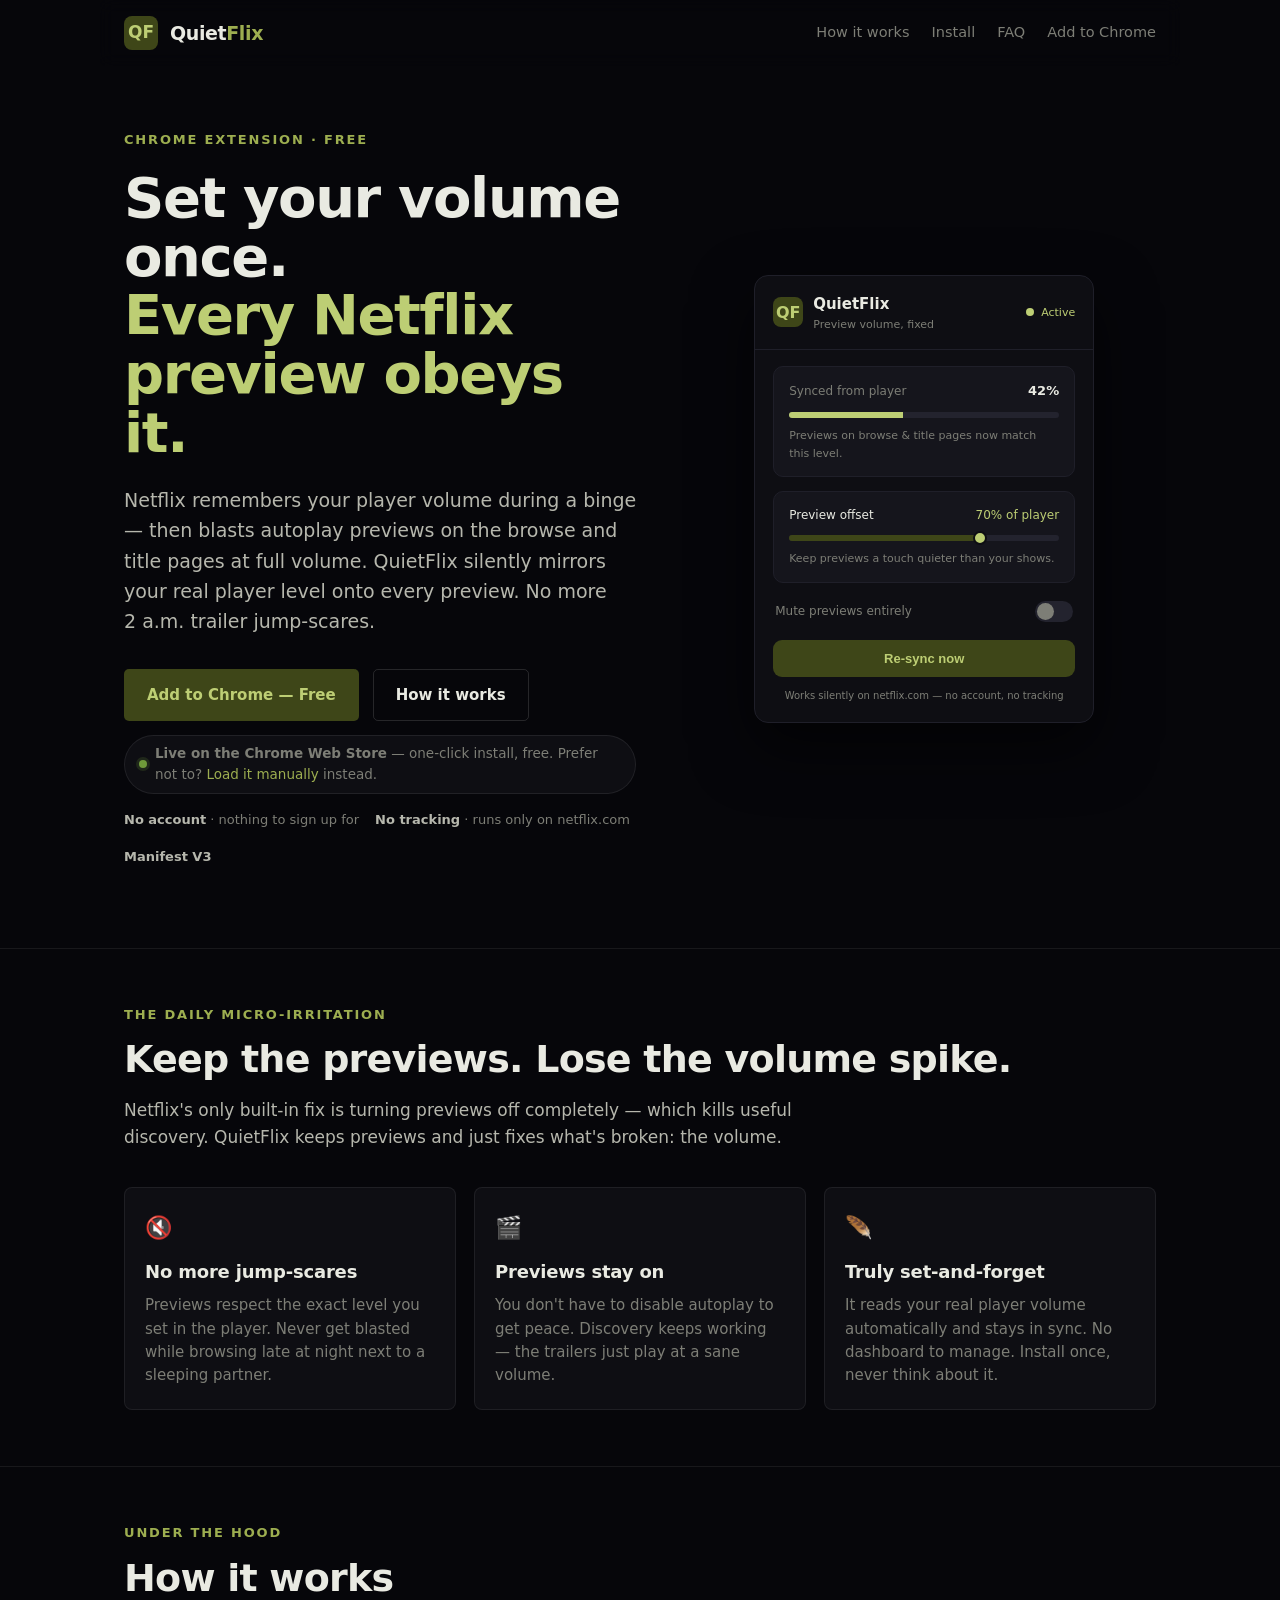
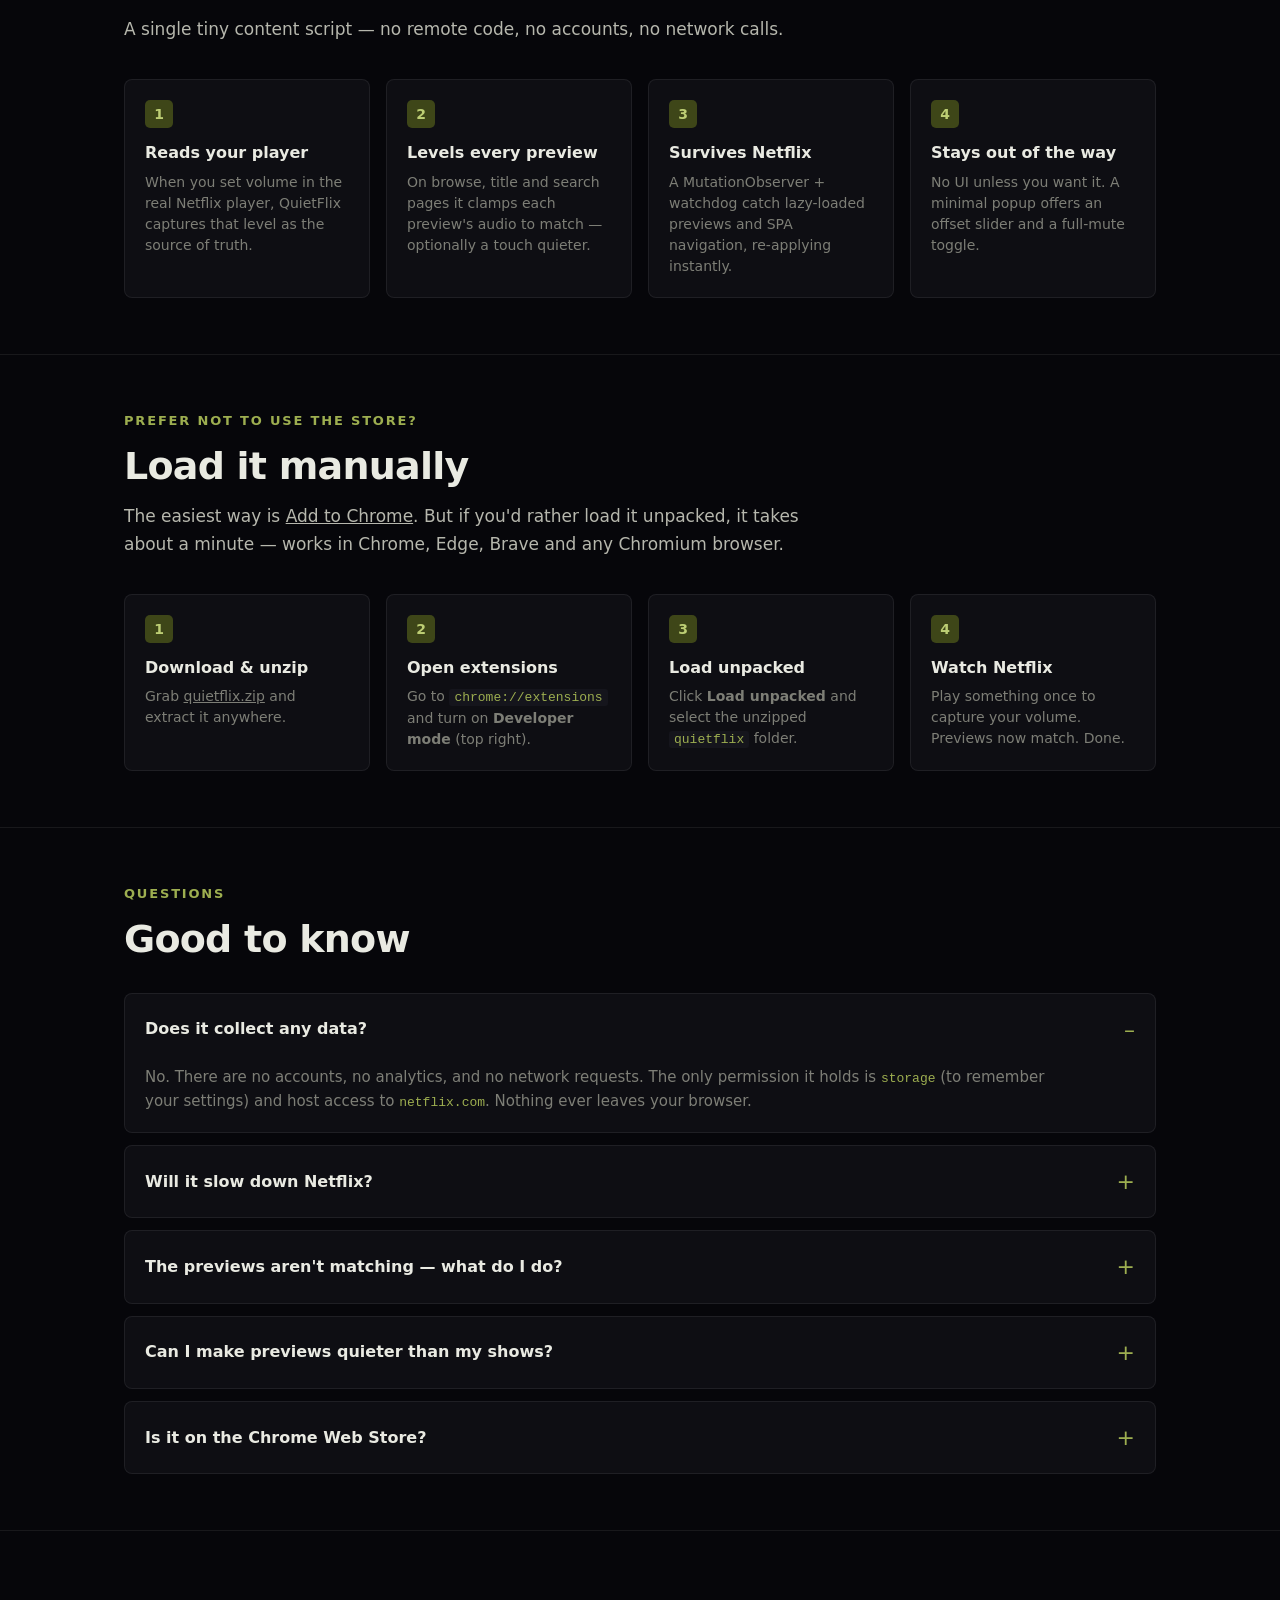
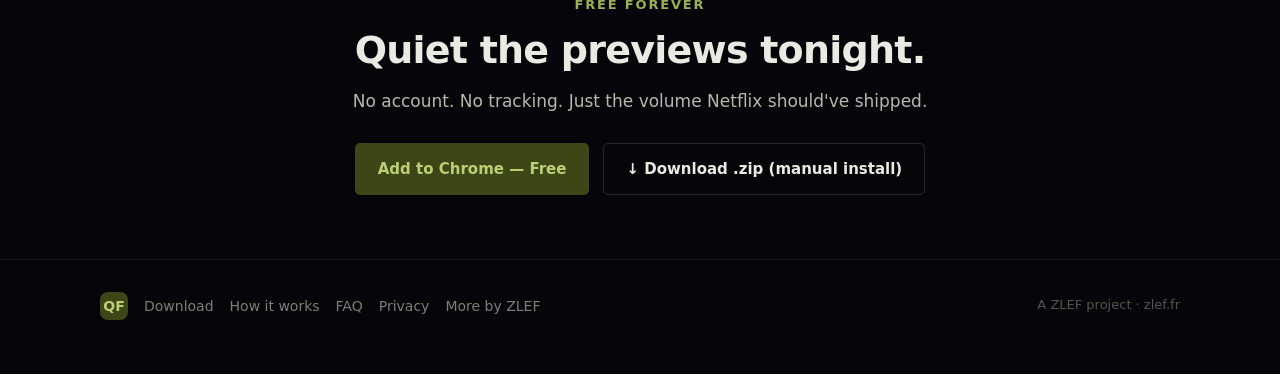
<file: public/index.html>
<!DOCTYPE html>
<html lang="en">
<head>
  <meta charset="utf-8">
  <!--zlef-seo-->
  <meta name="description" content="Netflix saves your player volume during a binge but blasts autoplay previews at full volume. QuietFlix is a tiny Chrome extension that silently mirrors your real player volume onto every preview — no more 2 a.m. trailer jump-scares. Free, no account, no tracking.">
  <meta name="robots" content="index, follow">
  <link rel="canonical" href="https://quietflix.zlef.fr/">
  <meta name="theme-color" content="#06060a">
  <meta name="color-scheme" content="dark">
  <link rel="icon" href="https://assets.zlef.fr/favicon.svg" type="image/svg+xml">
  <link rel="icon" href="https://assets.zlef.fr/favicon.ico" sizes="any">
  <link rel="apple-touch-icon" href="https://assets.zlef.fr/apple-touch-icon.png">
  <link rel="manifest" href="https://assets.zlef.fr/site.webmanifest">
  <meta property="og:type" content="website">
  <meta property="og:site_name" content="ZLEF">
  <meta property="og:title" content="QuietFlix — Tame Netflix preview volume">
  <meta property="og:description" content="A tiny Chrome extension that mirrors your real Netflix player volume onto every autoplay preview. No more full-volume trailers while you browse. Free, no account, no tracking.">
  <meta property="og:url" content="https://quietflix.zlef.fr/">
  <meta property="og:image" content="https://assets.zlef.fr/og-default.png">
  <meta property="og:image:width" content="1200">
  <meta property="og:image:height" content="630">
  <meta property="og:locale" content="en">
  <meta name="twitter:card" content="summary_large_image">
  <meta name="twitter:title" content="QuietFlix — Tame Netflix preview volume">
  <meta name="twitter:description" content="A tiny Chrome extension that mirrors your real Netflix player volume onto every autoplay preview. No more full-volume trailers while you browse.">
  <meta name="twitter:image" content="https://assets.zlef.fr/og-default.png">
  <!--/zlef-seo-->
  <title>QuietFlix — Tame Netflix preview volume</title>
  <link rel="stylesheet" href="https://da.zlef.fr/tokens.css">
  <style>
    * { box-sizing: border-box; margin: 0; padding: 0; }
    html { scroll-behavior: smooth; }
    body {
      background: var(--zl-bg, #06060a);
      color: var(--zl-text, #e9eae2);
      font-family: system-ui, -apple-system, "Segoe UI", Roboto, Helvetica, Arial, sans-serif;
      font-size: 17px; line-height: 1.6; -webkit-font-smoothing: antialiased;
      overflow-x: hidden;
    }
    #zl-particles { position: fixed; inset: 0; z-index: 0; pointer-events: none; }
    .shell { position: relative; z-index: 1; max-width: 1080px; margin: 0 auto; padding: 0 24px; }

    /* header */
    header.bar {
      position: sticky; top: 0; z-index: 5;
      display: flex; align-items: center; gap: 12px;
      padding: 16px 24px; max-width: 1080px; margin: 0 auto;
      backdrop-filter: blur(8px);
    }
    .logo { width: 34px; height: 34px; border-radius: 8px; background: var(--zl-olive-base, #3e4618);
      color: var(--zl-olive-bright, #bdce74); display: flex; align-items: center; justify-content: center;
      font-size: 17px; font-weight: 700; flex-shrink: 0; }
    .wordmark { font-size: 19px; font-weight: 700; letter-spacing: -0.02em; }
    .wordmark span { color: var(--zl-olive-soft, #9dae50); }
    .bar nav { margin-left: auto; display: flex; gap: 22px; align-items: center; }
    .bar nav a { color: var(--zl-text-muted, #7d7e76); text-decoration: none; font-size: 14.5px; }
    .bar nav a:hover { color: var(--zl-olive-soft, #9dae50); }
    @media (max-width: 640px) { .bar nav a.hide-sm { display: none; } }

    /* hero */
    .hero { display: grid; grid-template-columns: 1.05fr .95fr; gap: 56px; align-items: center;
      padding: 64px 0 80px; }
    @media (max-width: 860px) { .hero { grid-template-columns: 1fr; gap: 40px; padding: 40px 0 56px; } }
    .eyebrow { text-transform: uppercase; letter-spacing: 0.14em; font-size: 13px; font-weight: 550;
      color: var(--zl-olive-soft, #9dae50); margin-bottom: 18px; }
    h1 { font-size: clamp(36px, 6vw, 56px); line-height: 1.05; letter-spacing: -0.025em; font-weight: 700; }
    h1 em { font-style: normal; color: var(--zl-olive-bright, #bdce74); }
    .lede { color: var(--zl-text-soft, #b6b7ad); font-size: 19px; margin: 22px 0 32px; max-width: 30em; }
    .cta-row { display: flex; gap: 14px; flex-wrap: wrap; align-items: center; }
    .btn { display: inline-flex; align-items: center; gap: 9px; padding: 13px 22px; border-radius: 5px;
      font-size: 15px; font-weight: 600; text-decoration: none; cursor: pointer; border: 1px solid transparent;
      transition: background .15s ease, border-color .15s ease, color .15s ease; }
    .btn--primary { background: var(--zl-olive-base, #3e4618); color: var(--zl-olive-bright, #bdce74); }
    .btn--primary:hover { background: var(--zl-olive-mid, #59642a); }
    .btn--ghost { border-color: rgba(255,255,255,.13); color: var(--zl-text, #e9eae2); }
    .btn--ghost:hover { border-color: var(--zl-olive-soft, #9dae50); color: var(--zl-olive-soft, #9dae50); }
    .meta { margin-top: 16px; font-size: 13px; color: var(--zl-text-muted, #7d7e76); display: flex; gap: 16px; flex-wrap: wrap; }
    .meta b { color: var(--zl-text-soft, #b6b7ad); font-weight: 600; }
    .review-note { margin-top: 14px; font-size: 13.5px; color: var(--zl-text-muted, #7d7e76);
      display: inline-flex; align-items: center; gap: 8px; background: var(--zl-surface-1, #0e0e13);
      border: 1px solid rgba(255,255,255,.08); border-radius: 999px; padding: 7px 14px; }
    .review-note .pip { width: 8px; height: 8px; border-radius: 50%; background: var(--zl-success, #6f9a3a);
      box-shadow: 0 0 0 3px rgba(111,154,58,.18); flex-shrink: 0; }
    .review-note a { color: var(--zl-olive-soft, #9dae50); text-decoration: none; }
    .review-note a:hover { text-decoration: underline; }

    /* popup mockup */
    .mock-wrap { display: flex; justify-content: center; }
    .mock { width: 340px; max-width: 100%; background: #0e0e13; color: #e9eae2; border: 1px solid #1f1f29;
      border-radius: 14px; overflow: hidden; box-shadow: 0 24px 60px rgba(0,0,0,.6); }
    .mock .m-head { display: flex; align-items: center; gap: 10px; padding: 16px 18px; border-bottom: 1px solid #1f1f29; }
    .m-logo { width: 30px; height: 30px; border-radius: 8px; background: #3e4618; color: #bdce74;
      display: flex; align-items: center; justify-content: center; font-size: 16px; font-weight: 700; }
    .m-title { font-size: 15px; font-weight: 600; }
    .m-sub { font-size: 11px; color: #7d7e76; }
    .m-status { margin-left: auto; display: flex; align-items: center; gap: 7px; font-size: 11px; color: #bdce74; }
    .m-dot { width: 8px; height: 8px; border-radius: 50%; background: #bdce74; display: inline-block; }
    .mock .m-body { padding: 16px 18px; }
    .m-panel { background: #15151c; border: 1px solid #1f1f29; border-radius: 10px; padding: 14px 15px; margin-bottom: 14px; }
    .m-row { display: flex; justify-content: space-between; align-items: center; margin-bottom: 10px; font-size: 12px; color: #7d7e76; }
    .m-row b { color: #e9eae2; font-size: 13px; font-weight: 600; }
    .m-bar { height: 6px; border-radius: 3px; background: #23232e; overflow: hidden; }
    .m-bar > div { height: 100%; background: #bdce74; }
    .m-note { font-size: 11px; color: #7d7e76; margin-top: 9px; }
    .m-track { height: 6px; border-radius: 3px; background: #23232e; position: relative; }
    .m-track > .fill { height: 100%; border-radius: 3px; background: #3e4618; }
    .m-track > .knob { position: absolute; top: -4px; width: 14px; height: 14px; border-radius: 50%; background: #bdce74; border: 2px solid #0e0e13; }
    .m-toggle { display: flex; align-items: center; justify-content: space-between; padding: 4px 2px 2px; font-size: 12px; color: #7d7e76; }
    .m-sw { width: 38px; height: 21px; border-radius: 11px; background: #23232e; position: relative; }
    .m-sw > i { position: absolute; top: 2px; left: 2px; width: 17px; height: 17px; border-radius: 50%; background: #7d7e76; }
    .mock .m-foot { padding: 0 18px 18px; }
    .m-cta { width: 100%; padding: 11px; border: none; border-radius: 9px; background: #3e4618; color: #bdce74; font-size: 13px; font-weight: 600; cursor: pointer; }
    .m-foottext { text-align: center; font-size: 10px; color: #7d7e76; margin-top: 11px; }

    /* sections */
    section.block { padding: 56px 0; border-top: 1px solid rgba(255,255,255,.07); }
    .s-eyebrow { text-transform: uppercase; letter-spacing: 0.14em; font-size: 13px; font-weight: 550;
      color: var(--zl-olive-soft, #9dae50); margin-bottom: 14px; }
    h2 { font-size: clamp(28px, 4vw, 38px); letter-spacing: -0.02em; line-height: 1.1; font-weight: 700; }
    .s-lede { color: var(--zl-text-soft, #b6b7ad); margin-top: 16px; max-width: 40em; }

    .cards { display: grid; grid-template-columns: repeat(3, 1fr); gap: 18px; margin-top: 36px; }
    @media (max-width: 760px) { .cards { grid-template-columns: 1fr; } }
    .card { background: var(--zl-surface-1, #0e0e13); border: 1px solid rgba(255,255,255,.07);
      border-radius: 8px; padding: 22px 20px; }
    .card .ic { font-size: 22px; margin-bottom: 12px; }
    .card h3 { font-size: 18px; font-weight: 600; letter-spacing: -0.01em; margin-bottom: 8px; }
    .card p { font-size: 15px; color: var(--zl-text-muted, #7d7e76); line-height: 1.55; }

    /* steps */
    .steps { display: grid; grid-template-columns: repeat(4, 1fr); gap: 16px; margin-top: 36px; counter-reset: step; }
    @media (max-width: 760px) { .steps { grid-template-columns: 1fr 1fr; } }
    @media (max-width: 460px) { .steps { grid-template-columns: 1fr; } }
    .step { background: var(--zl-surface-1, #0e0e13); border: 1px solid rgba(255,255,255,.07);
      border-radius: 8px; padding: 20px; position: relative; }
    .step .n { width: 28px; height: 28px; border-radius: 5px; background: var(--zl-olive-base, #3e4618);
      color: var(--zl-olive-bright, #bdce74); font-weight: 700; font-size: 14px; display: flex;
      align-items: center; justify-content: center; margin-bottom: 12px; }
    .step h3 { font-size: 16px; font-weight: 600; margin-bottom: 6px; }
    .step p { font-size: 14px; color: var(--zl-text-muted, #7d7e76); line-height: 1.5; }
    .step code { font-family: ui-monospace, "SF Mono", Menlo, Consolas, monospace; font-size: 13px;
      color: var(--zl-olive-soft, #9dae50); background: var(--zl-surface-2, #15151c); padding: 1px 5px; border-radius: 3px; }

    /* faq */
    .faq { margin-top: 32px; display: grid; gap: 12px; }
    details { background: var(--zl-surface-1, #0e0e13); border: 1px solid rgba(255,255,255,.07);
      border-radius: 8px; padding: 0 20px; }
    summary { cursor: pointer; padding: 18px 0; font-weight: 600; font-size: 16px; list-style: none;
      display: flex; justify-content: space-between; align-items: center; }
    summary::-webkit-details-marker { display: none; }
    summary::after { content: "+"; color: var(--zl-olive-soft, #9dae50); font-size: 22px; font-weight: 400; }
    details[open] summary::after { content: "–"; }
    details p { padding: 0 0 18px; color: var(--zl-text-muted, #7d7e76); font-size: 15px; max-width: 60em; }
    details p code { font-family: ui-monospace, Menlo, monospace; font-size: 13px; color: var(--zl-olive-soft, #9dae50); }

    /* download banner */
    .dl { text-align: center; padding: 64px 24px; border-top: 1px solid rgba(255,255,255,.07); }
    .dl h2 { margin-bottom: 16px; }
    .dl .s-lede { margin: 0 auto 28px; }

    footer.zf { border-top: 1px solid rgba(255,255,255,.07); padding: 32px 24px 56px; }
    footer.zf .inner { max-width: 1080px; margin: 0 auto; display: flex; align-items: center; gap: 16px; flex-wrap: wrap; }
    footer.zf a { color: var(--zl-text-muted, #7d7e76); text-decoration: none; font-size: 14px; }
    footer.zf a:hover { color: var(--zl-olive-soft, #9dae50); }
    footer.zf .sp { margin-left: auto; color: var(--zl-text-faint, #54554f); font-size: 13px; }
  </style>
</head>
<body class="zl-scope">
  <canvas id="zl-particles"></canvas>

  <header class="bar">
    <div class="logo">QF</div>
    <div class="wordmark">Quiet<span>Flix</span></div>
    <nav>
      <a href="#how" class="hide-sm">How it works</a>
      <a href="#install" class="hide-sm">Install</a>
      <a href="#faq" class="hide-sm">FAQ</a>
      <a href="https://chromewebstore.google.com/detail/mbgdbocfhifgaahepbijkcedkleahpok" target="_blank" rel="noopener">Add to Chrome</a>
    </nav>
  </header>

  <div class="shell">
    <!-- HERO -->
    <section class="hero">
      <div>
        <div class="eyebrow">Chrome extension · Free</div>
        <h1>Set your volume once.<br><em>Every Netflix preview obeys it.</em></h1>
        <p class="lede">Netflix remembers your player volume during a binge — then blasts autoplay
          previews on the browse and title pages at full volume. QuietFlix silently mirrors your
          real player level onto every preview. No more 2&nbsp;a.m. trailer jump-scares.</p>
        <div class="cta-row">
          <a class="btn btn--primary" href="https://chromewebstore.google.com/detail/mbgdbocfhifgaahepbijkcedkleahpok" target="_blank" rel="noopener">Add to Chrome — Free</a>
          <a class="btn btn--ghost" href="#how">How it works</a>
        </div>
        <div class="review-note">
          <span class="pip"></span>
          <span><b>Live on the Chrome Web Store</b> — one-click install, free. Prefer not to? <a href="#install">Load it manually</a> instead.</span>
        </div>
        <div class="meta">
          <span><b>No account</b> · nothing to sign up for</span>
          <span><b>No tracking</b> · runs only on netflix.com</span>
          <span><b>Manifest V3</b></span>
        </div>
      </div>

      <div class="mock-wrap">
        <div class="mock">
          <div class="m-head">
            <div class="m-logo">QF</div>
            <div>
              <div class="m-title">QuietFlix</div>
              <div class="m-sub">Preview volume, fixed</div>
            </div>
            <div class="m-status"><span class="m-dot"></span>Active</div>
          </div>
          <div class="m-body">
            <div class="m-panel">
              <div class="m-row"><span>Synced from player</span><b>42%</b></div>
              <div class="m-bar"><div style="width:42%"></div></div>
              <div class="m-note">Previews on browse &amp; title pages now match this level.</div>
            </div>
            <div class="m-panel">
              <div class="m-row"><span style="color:#e9eae2">Preview offset</span><span style="color:#bdce74">70% of player</span></div>
              <div class="m-track"><div class="fill" style="width:70%"></div><div class="knob" style="left:68%"></div></div>
              <div class="m-note">Keep previews a touch quieter than your shows.</div>
            </div>
            <div class="m-toggle"><span>Mute previews entirely</span><div class="m-sw"><i></i></div></div>
          </div>
          <div class="m-foot">
            <button class="m-cta">Re-sync now</button>
            <div class="m-foottext">Works silently on netflix.com — no account, no tracking</div>
          </div>
        </div>
      </div>
    </section>
  </div>

  <!-- PROBLEM / VALUE -->
  <section class="block" id="why">
    <div class="shell">
      <div class="s-eyebrow">The daily micro-irritation</div>
      <h2>Keep the previews. Lose the volume spike.</h2>
      <p class="s-lede">Netflix's only built-in fix is turning previews off completely — which kills
        useful discovery. QuietFlix keeps previews and just fixes what's broken: the volume.</p>
      <div class="cards">
        <div class="card">
          <div class="ic">🔇</div>
          <h3>No more jump-scares</h3>
          <p>Previews respect the exact level you set in the player. Never get blasted while browsing
             late at night next to a sleeping partner.</p>
        </div>
        <div class="card">
          <div class="ic">🎬</div>
          <h3>Previews stay on</h3>
          <p>You don't have to disable autoplay to get peace. Discovery keeps working — the trailers
             just play at a sane volume.</p>
        </div>
        <div class="card">
          <div class="ic">🪶</div>
          <h3>Truly set-and-forget</h3>
          <p>It reads your real player volume automatically and stays in sync. No dashboard to manage.
             Install once, never think about it.</p>
        </div>
      </div>
    </div>
  </section>

  <!-- HOW IT WORKS -->
  <section class="block" id="how">
    <div class="shell">
      <div class="s-eyebrow">Under the hood</div>
      <h2>How it works</h2>
      <p class="s-lede">A single tiny content script — no remote code, no accounts, no network calls.</p>
      <div class="steps">
        <div class="step">
          <div class="n">1</div>
          <h3>Reads your player</h3>
          <p>When you set volume in the real Netflix player, QuietFlix captures that level as the source of truth.</p>
        </div>
        <div class="step">
          <div class="n">2</div>
          <h3>Levels every preview</h3>
          <p>On browse, title and search pages it clamps each preview's audio to match — optionally a touch quieter.</p>
        </div>
        <div class="step">
          <div class="n">3</div>
          <h3>Survives Netflix</h3>
          <p>A MutationObserver + watchdog catch lazy-loaded previews and SPA navigation, re-applying instantly.</p>
        </div>
        <div class="step">
          <div class="n">4</div>
          <h3>Stays out of the way</h3>
          <p>No UI unless you want it. A minimal popup offers an offset slider and a full-mute toggle.</p>
        </div>
      </div>
    </div>
  </section>

  <!-- INSTALL -->
  <section class="block" id="install">
    <div class="shell">
      <div class="s-eyebrow">Prefer not to use the store?</div>
      <h2>Load it manually</h2>
      <p class="s-lede">The easiest way is <a href="https://chromewebstore.google.com/detail/mbgdbocfhifgaahepbijkcedkleahpok" target="_blank" rel="noopener" style="color:var(--zl-olive-soft)">Add to Chrome</a>.
        But if you'd rather load it unpacked, it takes about a minute — works in Chrome, Edge, Brave and any Chromium browser.</p>
      <div class="steps">
        <div class="step">
          <div class="n">1</div>
          <h3>Download &amp; unzip</h3>
          <p>Grab <a href="/quietflix.zip" download style="color:var(--zl-olive-soft)">quietflix.zip</a> and extract it anywhere.</p>
        </div>
        <div class="step">
          <div class="n">2</div>
          <h3>Open extensions</h3>
          <p>Go to <code>chrome://extensions</code> and turn on <b>Developer mode</b> (top right).</p>
        </div>
        <div class="step">
          <div class="n">3</div>
          <h3>Load unpacked</h3>
          <p>Click <b>Load unpacked</b> and select the unzipped <code>quietflix</code> folder.</p>
        </div>
        <div class="step">
          <div class="n">4</div>
          <h3>Watch Netflix</h3>
          <p>Play something once to capture your volume. Previews now match. Done.</p>
        </div>
      </div>
    </div>
  </section>

  <!-- FAQ -->
  <section class="block" id="faq">
    <div class="shell">
      <div class="s-eyebrow">Questions</div>
      <h2>Good to know</h2>
      <div class="faq">
        <details open>
          <summary>Does it collect any data?</summary>
          <p>No. There are no accounts, no analytics, and no network requests. The only permission it
             holds is <code>storage</code> (to remember your settings) and host access to
             <code>netflix.com</code>. Nothing ever leaves your browser.</p>
        </details>
        <details>
          <summary>Will it slow down Netflix?</summary>
          <p>No. It's a single small content script that only touches <code>&lt;video&gt;</code> elements
             on Netflix. There's no measurable performance footprint.</p>
        </details>
        <details>
          <summary>The previews aren't matching — what do I do?</summary>
          <p>Press play in the real player once so QuietFlix can capture your actual volume, then open the
             popup and hit <b>Re-sync now</b>. If Netflix changed something under the hood, the watchdog
             usually recovers on its own within a second.</p>
        </details>
        <details>
          <summary>Can I make previews quieter than my shows?</summary>
          <p>Yes. Use the <b>preview offset</b> slider in the popup — e.g. set previews to 70% of your
             player volume. Or flip <b>Mute previews entirely</b> for total silence while keeping the visuals.</p>
        </details>
        <details>
          <summary>Is it on the Chrome Web Store?</summary>
          <p>Yes — it's <b>live</b>. Just hit
             <a href="https://chromewebstore.google.com/detail/mbgdbocfhifgaahepbijkcedkleahpok" target="_blank" rel="noopener" style="color:var(--zl-olive-soft)">Add to Chrome</a>
             for a one-click install. If you'd rather, you can also <a href="#install" style="color:var(--zl-olive-soft)">load it manually</a>
             from the zip — handy if you want to read every line of the source first.</p>
        </details>
      </div>
    </div>
  </section>

  <!-- DOWNLOAD -->
  <section class="dl" id="get">
    <div class="s-eyebrow" style="margin-bottom:14px">Free forever</div>
    <h2>Quiet the previews tonight.</h2>
    <p class="s-lede">No account. No tracking. Just the volume Netflix should've shipped.</p>
    <div class="cta-row" style="justify-content:center">
      <a class="btn btn--primary" href="https://chromewebstore.google.com/detail/mbgdbocfhifgaahepbijkcedkleahpok" target="_blank" rel="noopener">Add to Chrome — Free</a>
      <a class="btn btn--ghost" href="/quietflix.zip" download>↓ Download .zip (manual install)</a>
    </div>
  </section>

  <footer class="zf">
    <div class="inner">
      <div class="logo" style="width:28px;height:28px;font-size:14px">QF</div>
      <a href="/quietflix.zip" download>Download</a>
      <a href="#how">How it works</a>
      <a href="#faq">FAQ</a>
      <a href="/privacy">Privacy</a>
      <a href="https://projects.zlef.fr">More by ZLEF</a>
      <span class="sp">A ZLEF project · zlef.fr</span>
    </div>
  </footer>

  <script src="https://assets.zlef.fr/particles.js" defer></script>
  <script defer src="https://assets.zlef.fr/track.js"></script>
</body>
</html>
</file>
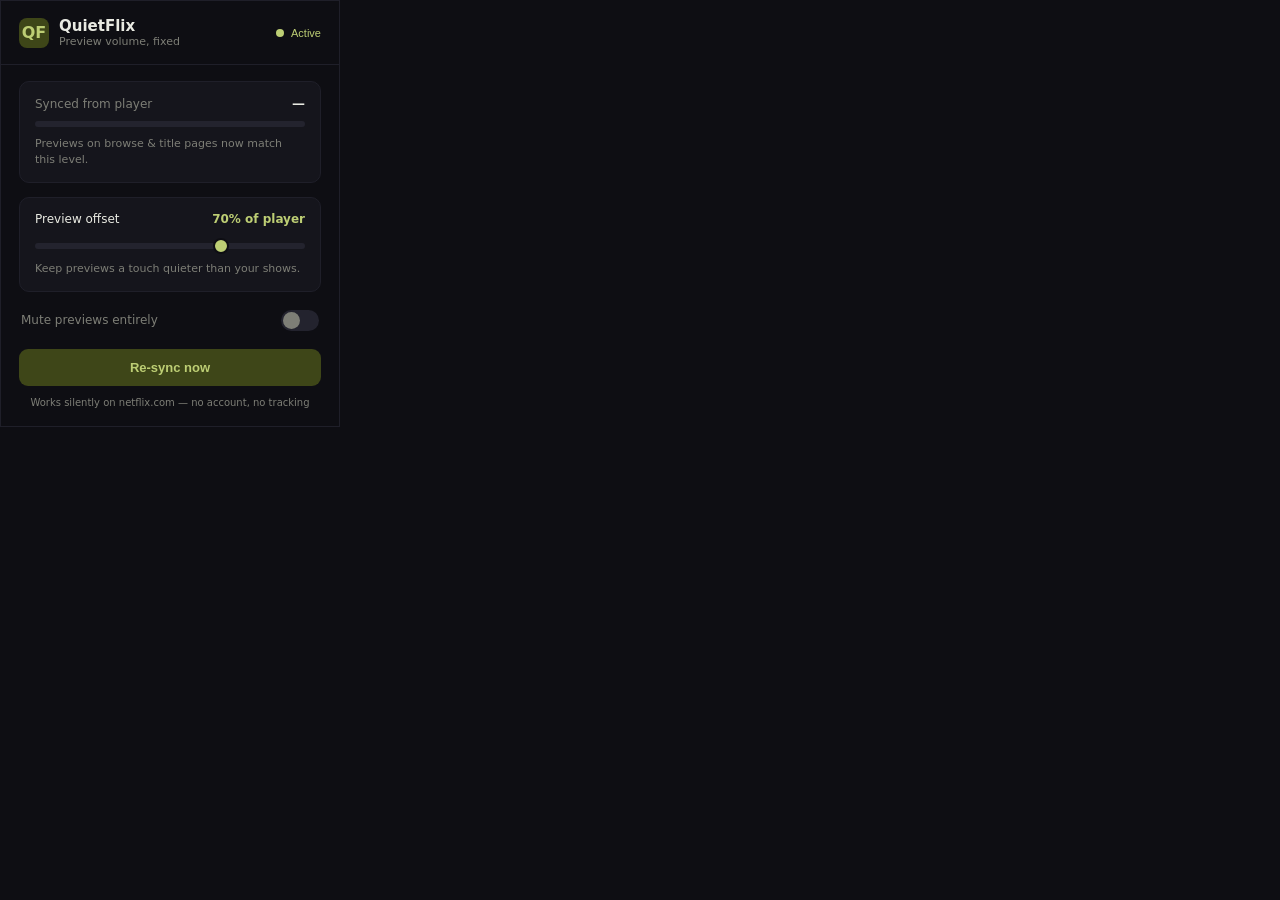
<file: extension/popup.html>
<!DOCTYPE html>
<html lang="en">
<head>
<meta charset="utf-8">
<meta name="viewport" content="width=device-width, initial-scale=1">
<title>QuietFlix</title>
<link rel="stylesheet" href="popup.css">
</head>
<body>
  <div class="wrap">
    <header>
      <div class="logo">QF</div>
      <div class="brand">
        <div class="name">QuietFlix</div>
        <div class="sub">Preview volume, fixed</div>
      </div>
      <button id="power" class="status" title="Toggle QuietFlix">
        <span class="dot"></span><span id="statusText">Active</span>
      </button>
    </header>

    <main>
      <section class="panel">
        <div class="row">
          <span class="lbl">Synced from player</span>
          <span id="syncVal" class="val">—</span>
        </div>
        <div class="bar"><div id="syncFill" class="fill"></div></div>
        <p id="syncNote" class="note">Previews on browse &amp; title pages now match this level.</p>
      </section>

      <section class="panel">
        <div class="row">
          <span class="lbl light">Preview offset</span>
          <span id="offsetVal" class="val accent">70% of player</span>
        </div>
        <input id="offset" type="range" min="0" max="100" step="5" value="70" class="slider">
        <p class="note">Keep previews a touch quieter than your shows.</p>
      </section>

      <div class="toggleRow">
        <span class="lbl">Mute previews entirely</span>
        <label class="switch">
          <input id="muteAll" type="checkbox">
          <span class="track"></span>
        </label>
      </div>
    </main>

    <footer>
      <button id="resync" class="cta">Re-sync now</button>
      <p class="foot">Works silently on netflix.com — no account, no tracking</p>
    </footer>
  </div>
  <script src="popup.js"></script>
</body>
</html>
</file>
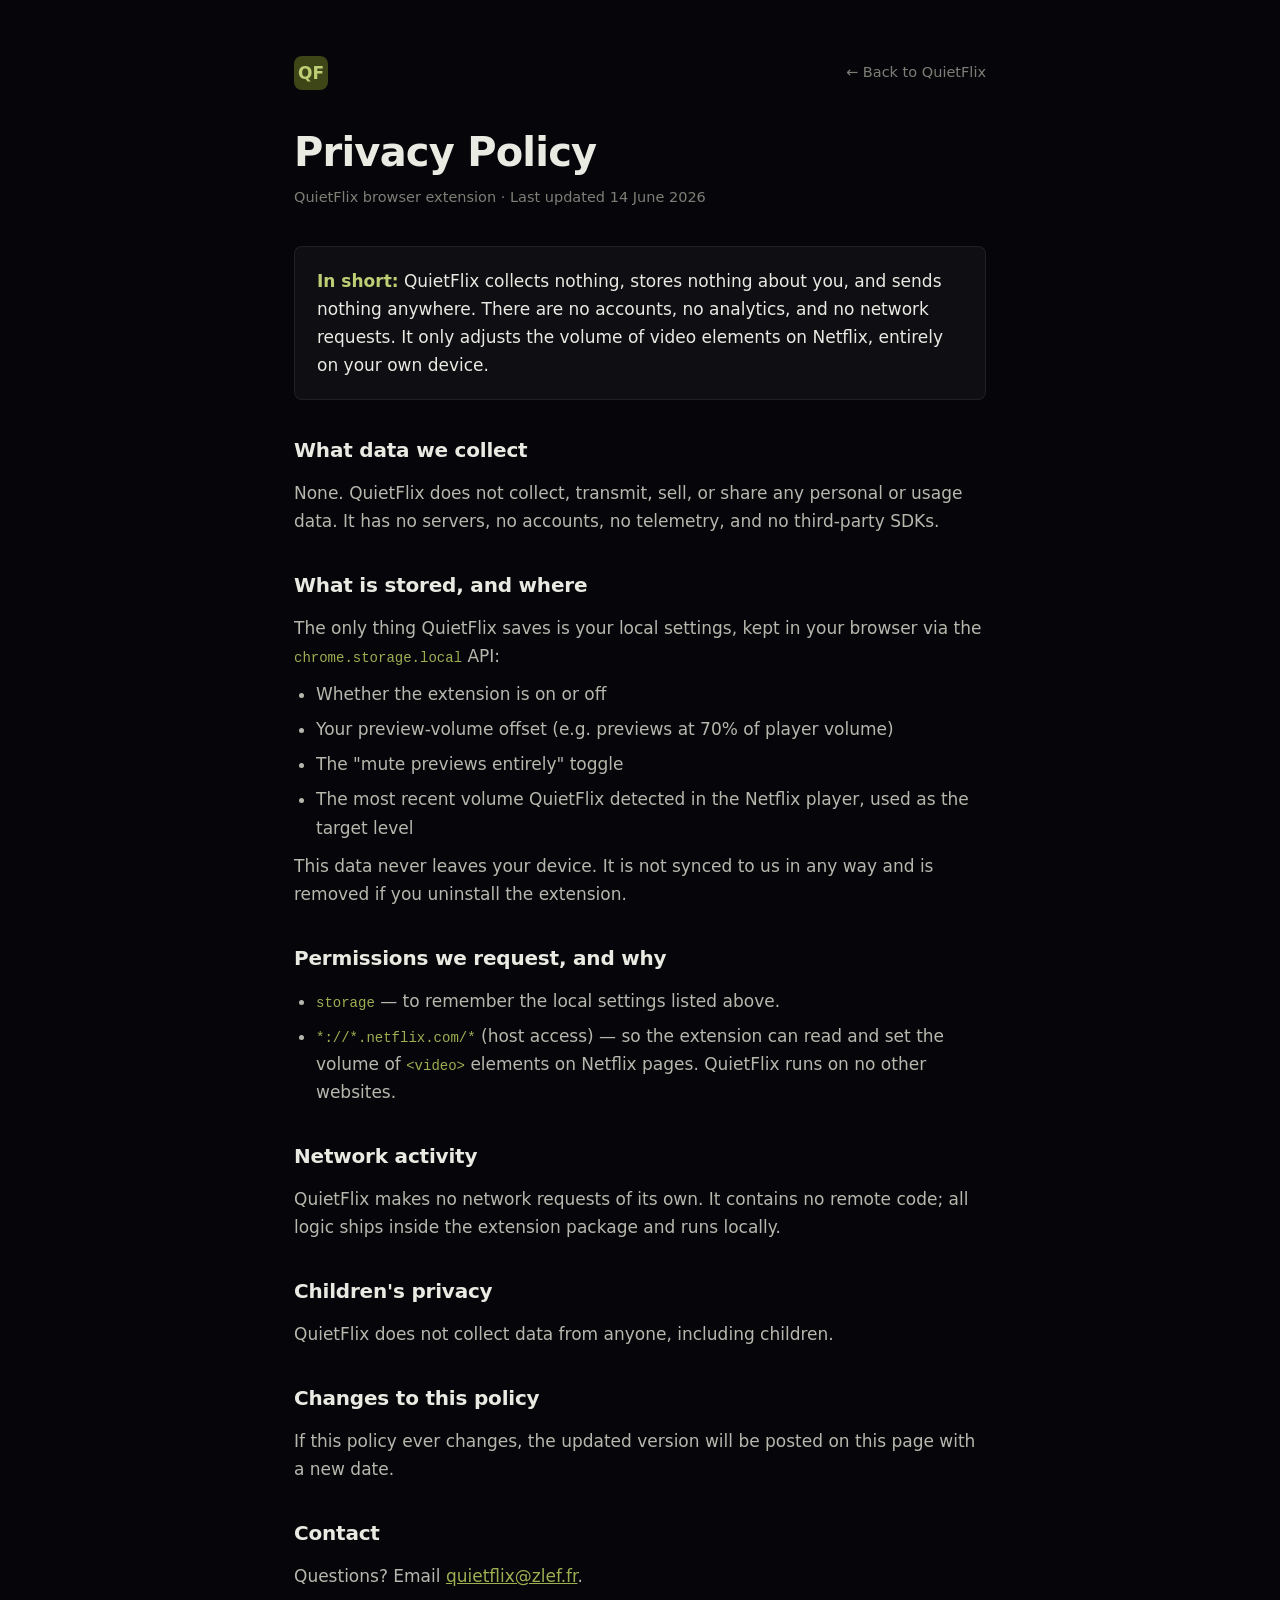
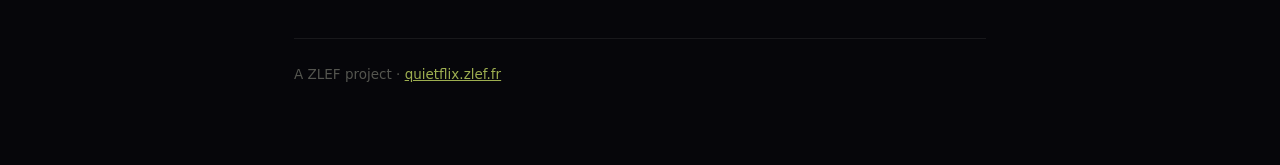
<file: public/privacy.html>
<!DOCTYPE html>
<html lang="en">
<head>
  <meta charset="utf-8">
  <!--zlef-seo-->
  <meta name="description" content="QuietFlix privacy policy — the Chrome extension collects no data, has no accounts, and makes no network requests. Everything stays in your browser.">
  <meta name="robots" content="index, follow">
  <link rel="canonical" href="https://quietflix.zlef.fr/privacy">
  <meta name="theme-color" content="#06060a">
  <meta name="color-scheme" content="dark">
  <link rel="icon" href="https://assets.zlef.fr/favicon.svg" type="image/svg+xml">
  <link rel="icon" href="https://assets.zlef.fr/favicon.ico" sizes="any">
  <link rel="apple-touch-icon" href="https://assets.zlef.fr/apple-touch-icon.png">
  <link rel="manifest" href="https://assets.zlef.fr/site.webmanifest">
  <meta property="og:type" content="website">
  <meta property="og:site_name" content="ZLEF">
  <meta property="og:title" content="QuietFlix — Privacy Policy">
  <meta property="og:description" content="QuietFlix collects no data, has no accounts, and makes no network requests. Everything stays in your browser.">
  <meta property="og:url" content="https://quietflix.zlef.fr/privacy">
  <meta property="og:image" content="https://assets.zlef.fr/og-default.png">
  <meta property="og:image:width" content="1200">
  <meta property="og:image:height" content="630">
  <meta name="twitter:card" content="summary_large_image">
  <meta name="twitter:title" content="QuietFlix — Privacy Policy">
  <meta name="twitter:description" content="QuietFlix collects no data, has no accounts, and makes no network requests.">
  <meta name="twitter:image" content="https://assets.zlef.fr/og-default.png">
  <!--/zlef-seo-->
  <title>QuietFlix — Privacy Policy</title>
  <link rel="stylesheet" href="https://da.zlef.fr/tokens.css">
  <style>
    * { box-sizing: border-box; margin: 0; padding: 0; }
    body { background: var(--zl-bg,#06060a); color: var(--zl-text,#e9eae2);
      font-family: system-ui,-apple-system,"Segoe UI",Roboto,Helvetica,Arial,sans-serif;
      font-size: 17px; line-height: 1.65; -webkit-font-smoothing: antialiased; }
    .wrap { max-width: 740px; margin: 0 auto; padding: 56px 24px 80px; }
    .top { display: flex; align-items: center; gap: 12px; margin-bottom: 40px; }
    .logo { width: 34px; height: 34px; border-radius: 8px; background: var(--zl-olive-base,#3e4618);
      color: var(--zl-olive-bright,#bdce74); display: flex; align-items: center; justify-content: center;
      font-size: 17px; font-weight: 700; }
    .top a { margin-left: auto; color: var(--zl-text-muted,#7d7e76); text-decoration: none; font-size: 14.5px; }
    .top a:hover { color: var(--zl-olive-soft,#9dae50); }
    h1 { font-size: clamp(30px,4vw,40px); letter-spacing: -0.02em; line-height: 1.1; }
    .updated { color: var(--zl-text-muted,#7d7e76); font-size: 14.5px; margin: 12px 0 36px; }
    h2 { font-size: 20px; margin: 34px 0 12px; letter-spacing: -0.01em; }
    p, li { color: var(--zl-text-soft,#b6b7ad); }
    ul { padding-left: 22px; margin: 10px 0; }
    li { margin: 7px 0; }
    code { font-family: ui-monospace,Menlo,Consolas,monospace; font-size: 14px; color: var(--zl-olive-soft,#9dae50); }
    .tldr { background: var(--zl-surface-1,#0e0e13); border: 1px solid rgba(255,255,255,.07);
      border-radius: 8px; padding: 20px 22px; margin: 8px 0 8px; }
    .tldr strong { color: var(--zl-olive-bright,#bdce74); }
    a.inline { color: var(--zl-olive-soft,#9dae50); }
    footer { margin-top: 48px; padding-top: 24px; border-top: 1px solid rgba(255,255,255,.07);
      color: var(--zl-text-faint,#54554f); font-size: 13.5px; }
  </style>
</head>
<body class="zl-scope">
  <div class="wrap">
    <div class="top">
      <div class="logo">QF</div>
      <a href="/">← Back to QuietFlix</a>
    </div>

    <h1>Privacy Policy</h1>
    <p class="updated">QuietFlix browser extension · Last updated 14 June 2026</p>

    <div class="tldr">
      <strong>In short:</strong> QuietFlix collects nothing, stores nothing about you, and sends nothing
      anywhere. There are no accounts, no analytics, and no network requests. It only adjusts the volume
      of video elements on Netflix, entirely on your own device.
    </div>

    <h2>What data we collect</h2>
    <p>None. QuietFlix does not collect, transmit, sell, or share any personal or usage data. It has no
       servers, no accounts, no telemetry, and no third-party SDKs.</p>

    <h2>What is stored, and where</h2>
    <p>The only thing QuietFlix saves is your local settings, kept in your browser via the
       <code>chrome.storage.local</code> API:</p>
    <ul>
      <li>Whether the extension is on or off</li>
      <li>Your preview-volume offset (e.g. previews at 70% of player volume)</li>
      <li>The "mute previews entirely" toggle</li>
      <li>The most recent volume QuietFlix detected in the Netflix player, used as the target level</li>
    </ul>
    <p>This data never leaves your device. It is not synced to us in any way and is removed if you
       uninstall the extension.</p>

    <h2>Permissions we request, and why</h2>
    <ul>
      <li><code>storage</code> — to remember the local settings listed above.</li>
      <li><code>*://*.netflix.com/*</code> (host access) — so the extension can read and set the volume of
          <code>&lt;video&gt;</code> elements on Netflix pages. QuietFlix runs on no other websites.</li>
    </ul>

    <h2>Network activity</h2>
    <p>QuietFlix makes no network requests of its own. It contains no remote code; all logic ships inside
       the extension package and runs locally.</p>

    <h2>Children's privacy</h2>
    <p>QuietFlix does not collect data from anyone, including children.</p>

    <h2>Changes to this policy</h2>
    <p>If this policy ever changes, the updated version will be posted on this page with a new date.</p>

    <h2>Contact</h2>
    <p>Questions? Email <a class="inline" href="mailto:quietflix@zlef.fr">quietflix@zlef.fr</a>.</p>

    <footer>A ZLEF project · <a class="inline" href="https://quietflix.zlef.fr">quietflix.zlef.fr</a></footer>
  </div>
</body>
</html>
</file>
<file: extension/popup.css>
/* QuietFlix popup — ZLEF dark / olive palette */
* { box-sizing: border-box; margin: 0; padding: 0; }
:root {
  --bg: #0e0e13; --s1: #15151c; --s2: #1d1d25; --line: #1f1f29;
  --txt: #e9eae2; --muted: #7d7e76;
  --olive: #3e4618; --olive-bright: #bdce74;
}
html, body { width: 340px; }
body {
  font-family: system-ui, -apple-system, "Segoe UI", Roboto, Helvetica, Arial, sans-serif;
  background: var(--bg); color: var(--txt); font-size: 14px;
  -webkit-font-smoothing: antialiased;
}
.wrap { border: 1px solid var(--line); }

header {
  display: flex; align-items: center; gap: 10px;
  padding: 16px 18px; border-bottom: 1px solid var(--line);
}
.logo {
  width: 30px; height: 30px; border-radius: 8px; background: var(--olive);
  color: var(--olive-bright); display: flex; align-items: center; justify-content: center;
  font-size: 16px; font-weight: 700; flex-shrink: 0;
}
.brand .name { font-size: 15px; font-weight: 600; }
.brand .sub { font-size: 11px; color: var(--muted); }
.status {
  margin-left: auto; display: flex; align-items: center; gap: 7px;
  background: none; border: none; cursor: pointer; color: var(--olive-bright); font-size: 11px;
}
.status .dot {
  width: 8px; height: 8px; border-radius: 50%; background: var(--olive-bright); flex-shrink: 0;
}
.status.off { color: var(--muted); }
.status.off .dot { background: var(--muted); }

main { padding: 16px 18px; }
.panel {
  background: var(--s1); border: 1px solid var(--line); border-radius: 10px;
  padding: 14px 15px; margin-bottom: 14px;
}
.row { display: flex; justify-content: space-between; align-items: center; margin-bottom: 10px; }
.lbl { font-size: 12px; color: var(--muted); }
.lbl.light { color: var(--txt); }
.val { font-size: 13px; font-weight: 600; }
.val.accent { color: var(--olive-bright); font-size: 12px; }
.bar { height: 6px; border-radius: 3px; background: #23232e; overflow: hidden; }
.fill { height: 100%; background: var(--olive-bright); width: 0%; transition: width .18s ease; }
.note { font-size: 11px; color: var(--muted); margin-top: 9px; line-height: 1.45; }

.slider { -webkit-appearance: none; appearance: none; width: 100%; height: 6px;
  border-radius: 3px; background: #23232e; outline: none; margin-top: 2px; }
.slider::-webkit-slider-runnable-track { height: 6px; border-radius: 3px; }
.slider::-webkit-slider-thumb {
  -webkit-appearance: none; appearance: none; width: 16px; height: 16px; margin-top: -5px;
  border-radius: 50%; background: var(--olive-bright); border: 2px solid var(--bg); cursor: pointer;
}
.slider::-moz-range-thumb {
  width: 14px; height: 14px; border-radius: 50%; background: var(--olive-bright);
  border: 2px solid var(--bg); cursor: pointer;
}

.toggleRow { display: flex; align-items: center; justify-content: space-between; padding: 4px 2px 2px; }
.switch { position: relative; width: 38px; height: 21px; flex-shrink: 0; }
.switch input { opacity: 0; width: 0; height: 0; }
.track { position: absolute; inset: 0; background: #23232e; border-radius: 11px; transition: background .18s ease; cursor: pointer; }
.track::before {
  content: ""; position: absolute; top: 2px; left: 2px; width: 17px; height: 17px;
  border-radius: 50%; background: var(--muted); transition: transform .18s ease, background .18s ease;
}
.switch input:checked + .track { background: var(--olive); }
.switch input:checked + .track::before { transform: translateX(17px); background: var(--olive-bright); }

footer { padding: 0 18px 18px; }
.cta {
  width: 100%; padding: 11px; border: none; border-radius: 9px;
  background: var(--olive); color: var(--olive-bright); font-size: 13px; font-weight: 600; cursor: pointer;
  transition: background .15s ease;
}
.cta:hover { background: #4a5320; }
.cta:active { transform: translateY(.5px); }
.foot { text-align: center; font-size: 10px; color: var(--muted); margin-top: 11px; }

.disabled { opacity: .45; pointer-events: none; }
</file>
